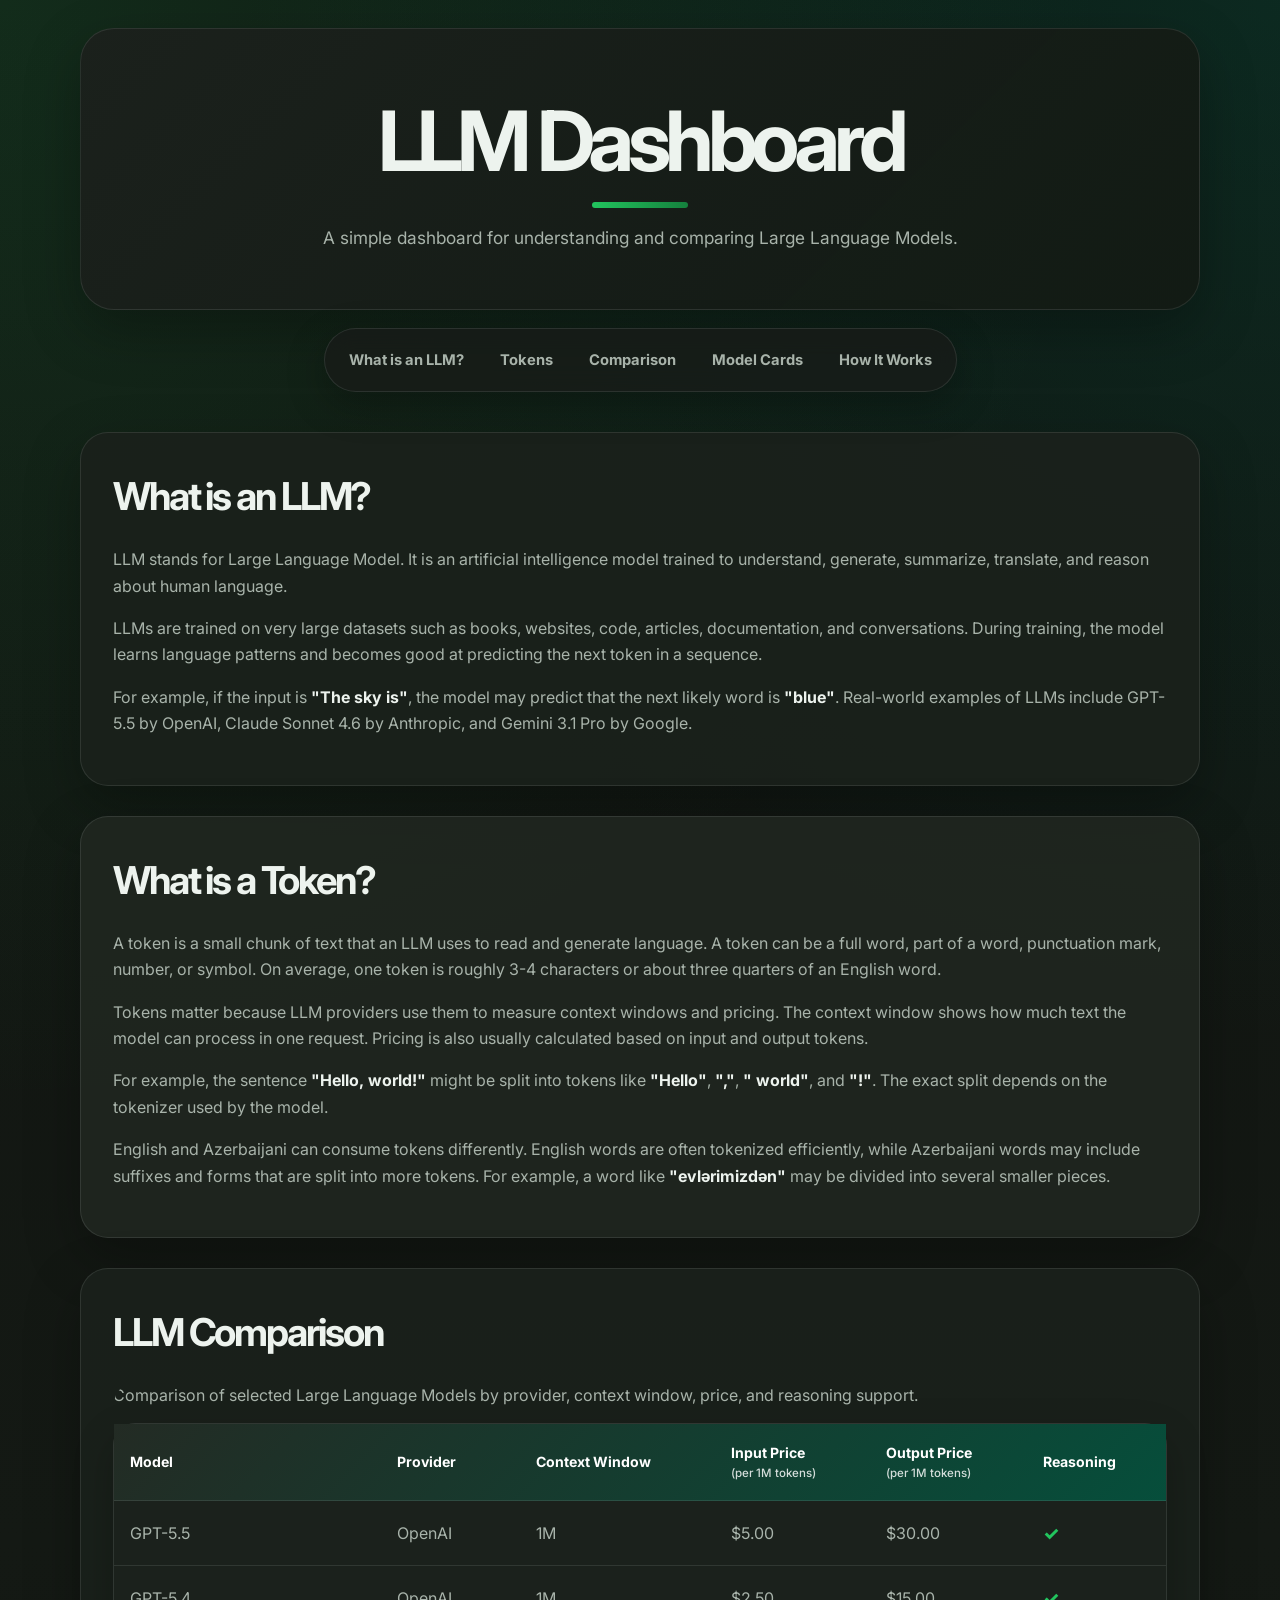
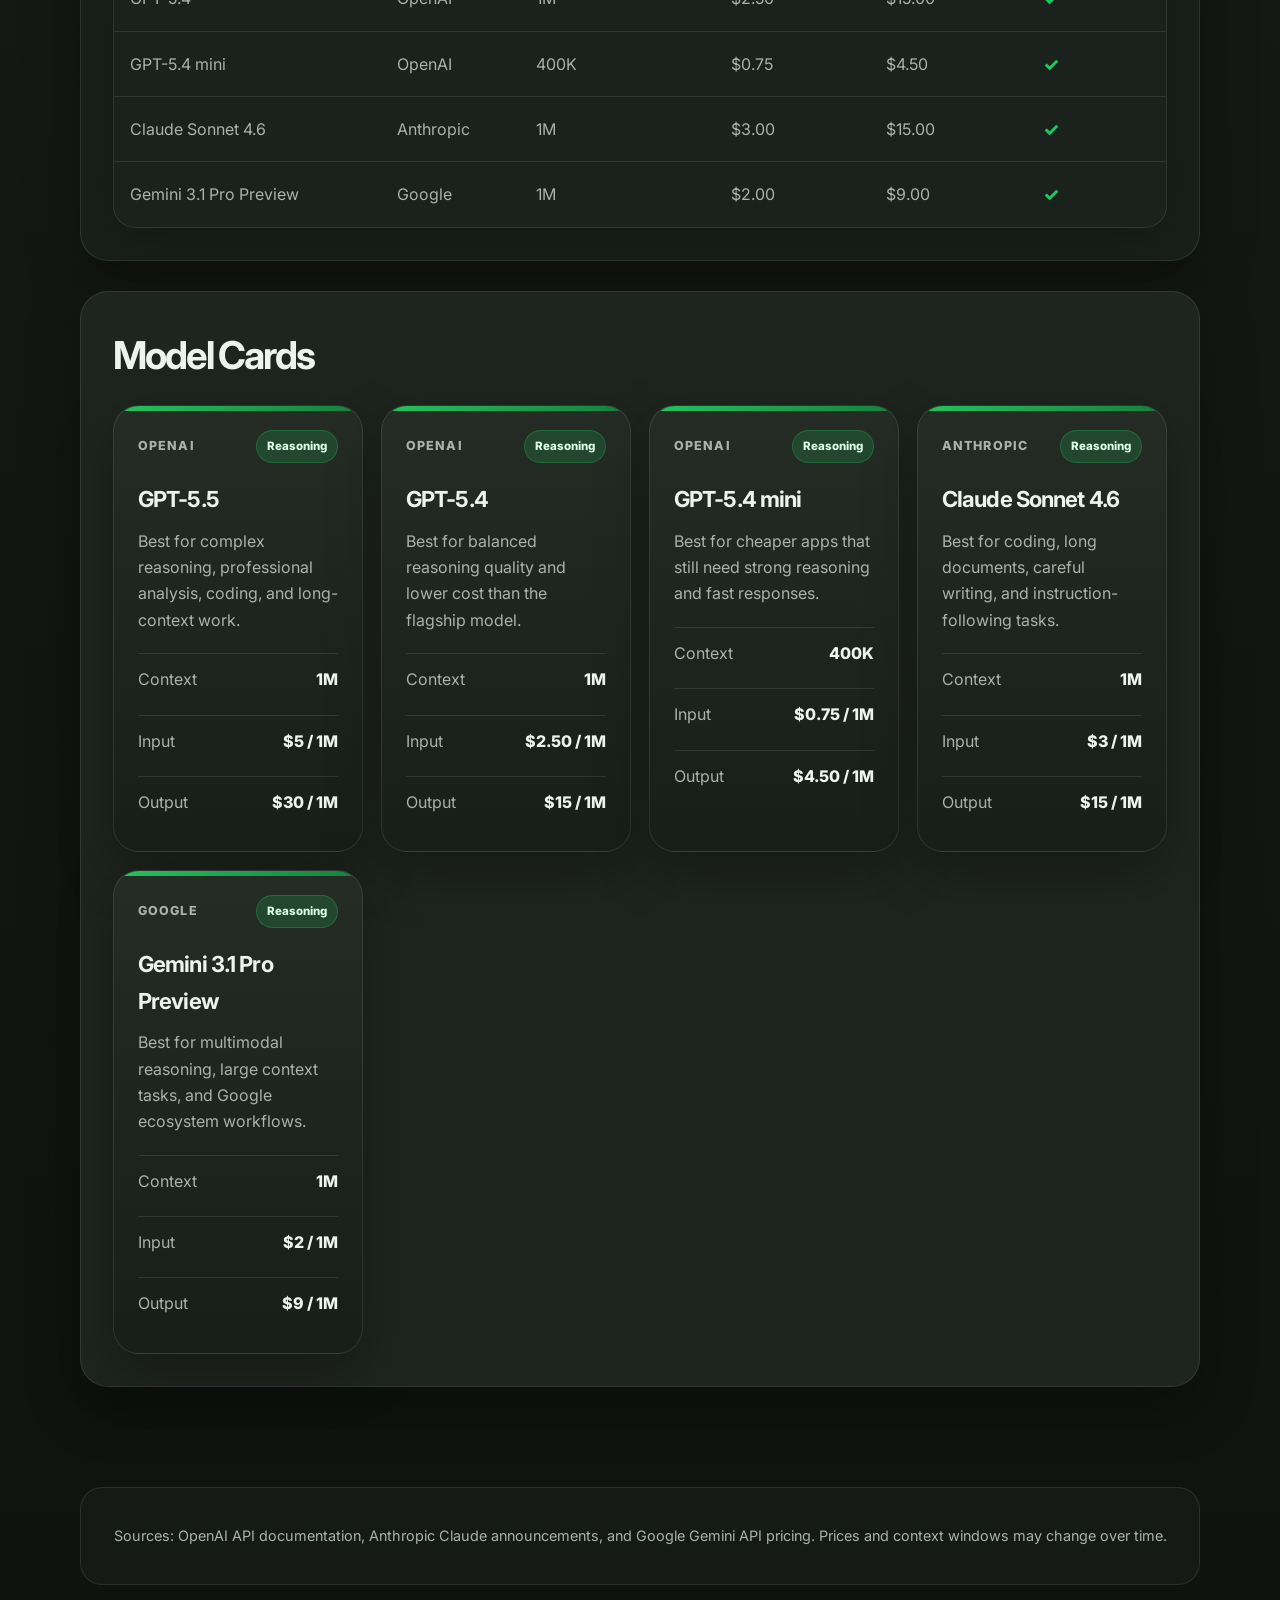
<file: index.html>
<!DOCTYPE html>
<html lang="en">
<head>
  <meta charset="UTF-8">
  <meta name="viewport" content="width=device-width, initial-scale=1.0">
  <title>LLM Dashboard</title>
  <link rel="stylesheet" href="styles.css">
</head>
<body>
  <header>
    <h1>LLM Dashboard</h1>
    <p>A simple dashboard for understanding and comparing Large Language Models.</p>
  </header>

  <nav>
    <a href="#what-is-llm">What is an LLM?</a>
    <a href="#what-is-token">Tokens</a>
    <a href="#comparison">Comparison</a>
    <a href="#model-cards">Model Cards</a>
    <a href="how-it-works.html">How It Works</a>
  </nav>

  <main>
    <section id="what-is-llm">
      <h2>What is an LLM?</h2>
      <p>
        LLM stands for Large Language Model. It is an artificial intelligence model trained to understand,
        generate, summarize, translate, and reason about human language.
      </p>
      <p>
        LLMs are trained on very large datasets such as books, websites, code, articles, documentation,
        and conversations. During training, the model learns language patterns and becomes good at predicting
        the next token in a sequence.
      </p>
      <p>
        For example, if the input is <strong>"The sky is"</strong>, the model may predict that the next likely
        word is <strong>"blue"</strong>. Real-world examples of LLMs include GPT-5.5 by OpenAI,
        Claude Sonnet 4.6 by Anthropic, and Gemini 3.1 Pro by Google.
      </p>
    </section>

    <section id="what-is-token">
      <h2>What is a Token?</h2>
      <p>
        A token is a small chunk of text that an LLM uses to read and generate language. A token can be a full
        word, part of a word, punctuation mark, number, or symbol. On average, one token is roughly 3-4 characters
        or about three quarters of an English word.
      </p>
      <p>
        Tokens matter because LLM providers use them to measure context windows and pricing. The context window
        shows how much text the model can process in one request. Pricing is also usually calculated based on
        input and output tokens.
      </p>
      <p>
        For example, the sentence <strong>"Hello, world!"</strong> might be split into tokens like
        <strong>"Hello"</strong>, <strong>","</strong>, <strong>" world"</strong>, and <strong>"!"</strong>.
        The exact split depends on the tokenizer used by the model.
      </p>
      <p>
        English and Azerbaijani can consume tokens differently. English words are often tokenized efficiently,
        while Azerbaijani words may include suffixes and forms that are split into more tokens. For example,
        a word like <strong>"evlərimizdən"</strong> may be divided into several smaller pieces.
      </p>
    </section>

    <section id="comparison">
      <h2>LLM Comparison</h2>

      <table>
        <caption>
          Comparison of selected Large Language Models by provider, context window, price, and reasoning support.
        </caption>

        <thead>
          <tr>
            <th>Model</th>
            <th>Provider</th>
            <th>Context Window</th>
            <th>Input Price <span>(per 1M tokens)</span></th>
            <th>Output Price <span>(per 1M tokens)</span></th>
            <th>Reasoning</th>
          </tr>
        </thead>

        <tbody>
          <tr>
            <td>GPT-5.5</td>
            <td>OpenAI</td>
            <td>1M</td>
            <td>$5.00</td>
            <td>$30.00</td>
            <td class="reasoning-symbol reasoning-yes-symbol">✓</td>
          </tr>
          <tr>
            <td>GPT-5.4</td>
            <td>OpenAI</td>
            <td>1M</td>
            <td>$2.50</td>
            <td>$15.00</td>
            <td class="reasoning-symbol reasoning-yes-symbol">✓</td>
          </tr>
          <tr>
            <td>GPT-5.4 mini</td>
            <td>OpenAI</td>
            <td>400K</td>
            <td>$0.75</td>
            <td>$4.50</td>
            <td class="reasoning-symbol reasoning-yes-symbol">✓</td>
          </tr>
          <tr>
            <td>Claude Sonnet 4.6</td>
            <td>Anthropic</td>
            <td>1M</td>
            <td>$3.00</td>
            <td>$15.00</td>
            <td class="reasoning-symbol reasoning-yes-symbol">✓</td>
          </tr>
          <tr>
            <td>Gemini 3.1 Pro Preview</td>
            <td>Google</td>
            <td>1M</td>
            <td>$2.00</td>
            <td>$9.00</td>
            <td class="reasoning-symbol reasoning-yes-symbol">✓</td>
          </tr>
        </tbody>
      </table>
    </section>

    <section id="model-cards">
      <h2>Model Cards</h2>

      <div class="cards-grid">
        <div class="card">
          <div class="card-header">
            <span class="card-provider">OpenAI</span>
            <span class="card-reasoning reasoning-yes">Reasoning</span>
          </div>
          <h3 class="card-name">GPT-5.5</h3>
          <p class="card-tagline">Best for complex reasoning, professional analysis, coding, and long-context work.</p>
          <ul class="card-specs">
            <li><span class="spec-label">Context</span><span class="spec-value">1M</span></li>
            <li><span class="spec-label">Input</span><span class="spec-value">$5 / 1M</span></li>
            <li><span class="spec-label">Output</span><span class="spec-value">$30 / 1M</span></li>
          </ul>
        </div>

        <div class="card">
          <div class="card-header">
            <span class="card-provider">OpenAI</span>
            <span class="card-reasoning reasoning-yes">Reasoning</span>
          </div>
          <h3 class="card-name">GPT-5.4</h3>
          <p class="card-tagline">Best for balanced reasoning quality and lower cost than the flagship model.</p>
          <ul class="card-specs">
            <li><span class="spec-label">Context</span><span class="spec-value">1M</span></li>
            <li><span class="spec-label">Input</span><span class="spec-value">$2.50 / 1M</span></li>
            <li><span class="spec-label">Output</span><span class="spec-value">$15 / 1M</span></li>
          </ul>
        </div>

        <div class="card">
          <div class="card-header">
            <span class="card-provider">OpenAI</span>
            <span class="card-reasoning reasoning-yes">Reasoning</span>
          </div>
          <h3 class="card-name">GPT-5.4 mini</h3>
          <p class="card-tagline">Best for cheaper apps that still need strong reasoning and fast responses.</p>
          <ul class="card-specs">
            <li><span class="spec-label">Context</span><span class="spec-value">400K</span></li>
            <li><span class="spec-label">Input</span><span class="spec-value">$0.75 / 1M</span></li>
            <li><span class="spec-label">Output</span><span class="spec-value">$4.50 / 1M</span></li>
          </ul>
        </div>

        <div class="card">
          <div class="card-header">
            <span class="card-provider">Anthropic</span>
            <span class="card-reasoning reasoning-yes">Reasoning</span>
          </div>
          <h3 class="card-name">Claude Sonnet 4.6</h3>
          <p class="card-tagline">Best for coding, long documents, careful writing, and instruction-following tasks.</p>
          <ul class="card-specs">
            <li><span class="spec-label">Context</span><span class="spec-value">1M</span></li>
            <li><span class="spec-label">Input</span><span class="spec-value">$3 / 1M</span></li>
            <li><span class="spec-label">Output</span><span class="spec-value">$15 / 1M</span></li>
          </ul>
        </div>

        <div class="card">
          <div class="card-header">
            <span class="card-provider">Google</span>
            <span class="card-reasoning reasoning-yes">Reasoning</span>
          </div>
          <h3 class="card-name">Gemini 3.1 Pro Preview</h3>
          <p class="card-tagline">Best for multimodal reasoning, large context tasks, and Google ecosystem workflows.</p>
          <ul class="card-specs">
            <li><span class="spec-label">Context</span><span class="spec-value">1M</span></li>
            <li><span class="spec-label">Input</span><span class="spec-value">$2 / 1M</span></li>
            <li><span class="spec-label">Output</span><span class="spec-value">$9 / 1M</span></li>
          </ul>
        </div>
      </div>
    </section>
  </main>

  <footer>
    <p>
      Sources: OpenAI API documentation, Anthropic Claude announcements, and Google Gemini API pricing.
      Prices and context windows may change over time.
    </p>
  </footer>
</body>
</html>
</file>
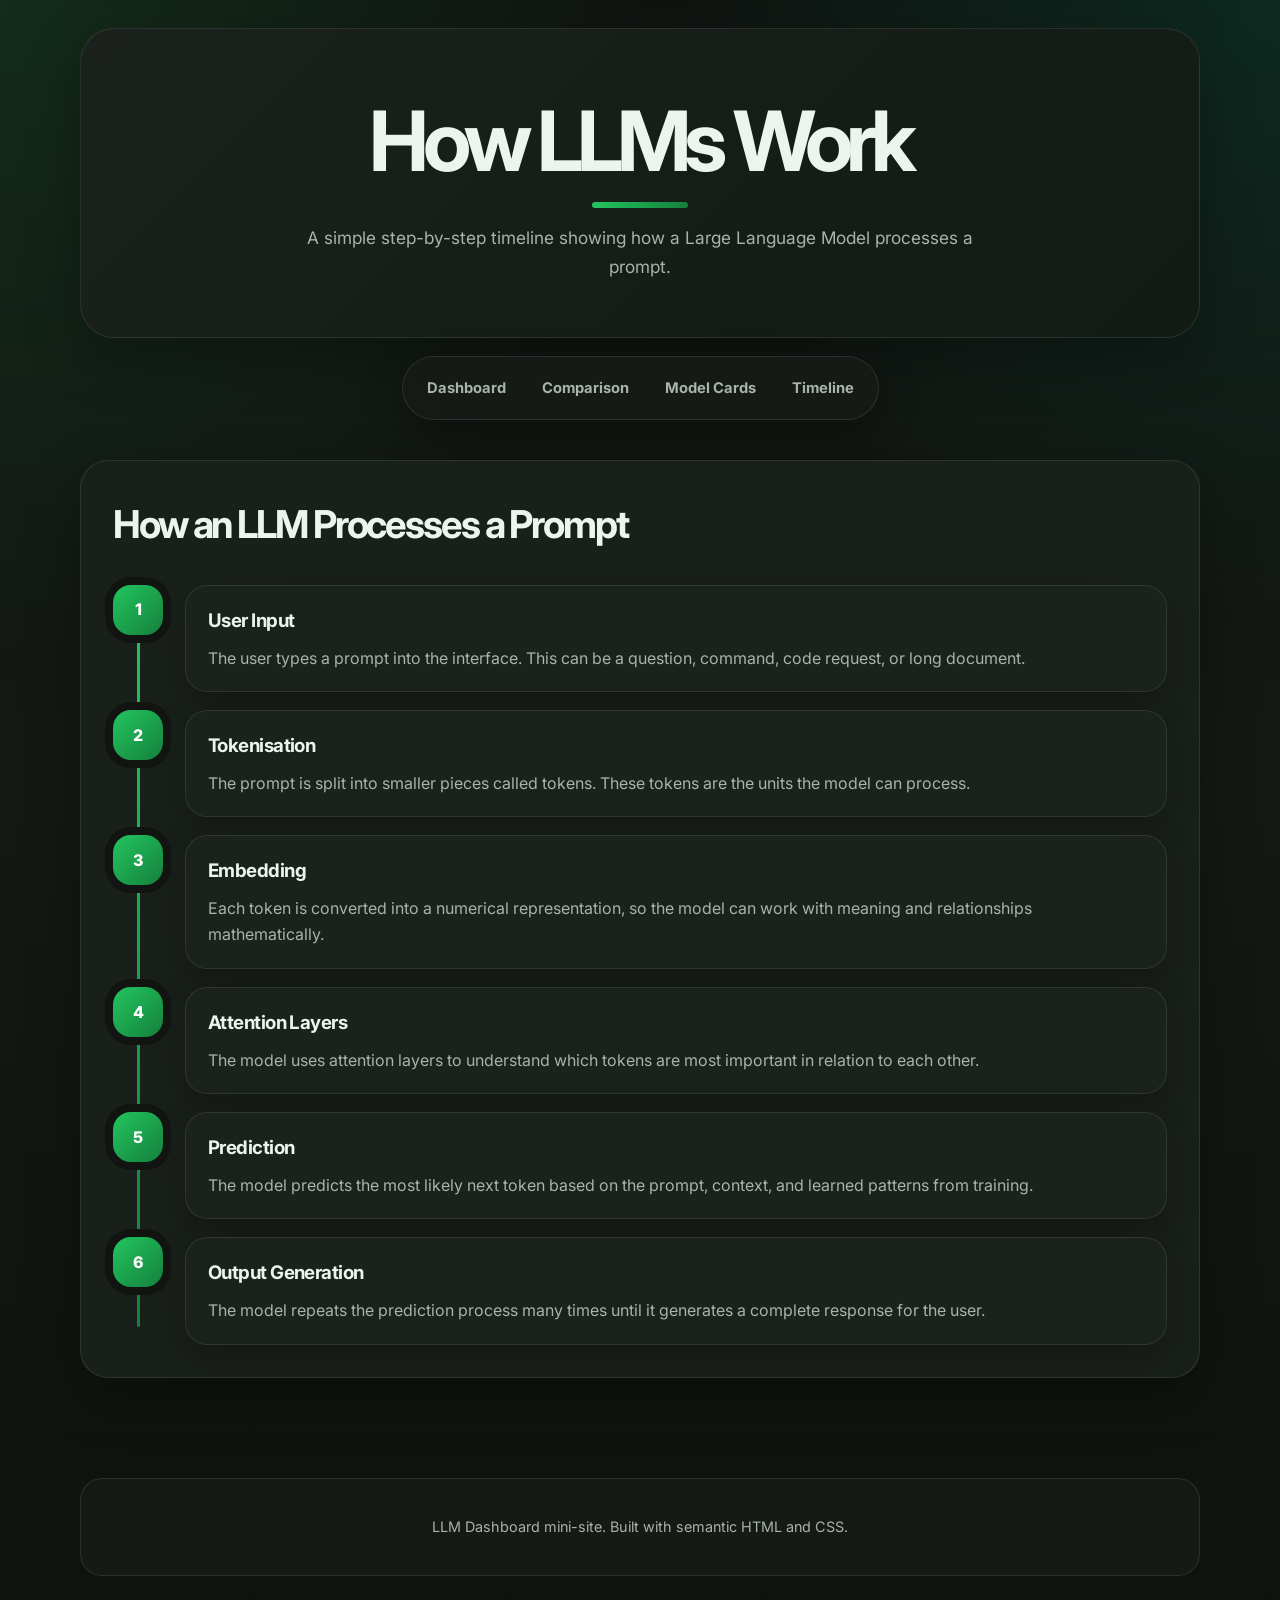
<file: how-it-works.html>
<!DOCTYPE html>
<html lang="en">
<head>
  <meta charset="UTF-8">
  <meta name="viewport" content="width=device-width, initial-scale=1.0">
  <title>How LLMs Work</title>
  <link rel="stylesheet" href="styles.css">
</head>
<body>
  <header>
    <h1>How LLMs Work</h1>
    <p>A simple step-by-step timeline showing how a Large Language Model processes a prompt.</p>
  </header>

  <nav>
    <a href="index.html">Dashboard</a>
    <a href="index.html#comparison">Comparison</a>
    <a href="index.html#model-cards">Model Cards</a>
    <a href="#timeline">Timeline</a>
  </nav>

  <main>
    <section id="timeline">
      <h2>How an LLM Processes a Prompt</h2>

      <ol class="timeline">
        <li class="timeline-step">
          <div class="step-marker">1</div>
          <div class="step-content">
            <h3>User Input</h3>
            <p>The user types a prompt into the interface. This can be a question, command, code request, or long document.</p>
          </div>
        </li>

        <li class="timeline-step">
          <div class="step-marker">2</div>
          <div class="step-content">
            <h3>Tokenisation</h3>
            <p>The prompt is split into smaller pieces called tokens. These tokens are the units the model can process.</p>
          </div>
        </li>

        <li class="timeline-step">
          <div class="step-marker">3</div>
          <div class="step-content">
            <h3>Embedding</h3>
            <p>Each token is converted into a numerical representation, so the model can work with meaning and relationships mathematically.</p>
          </div>
        </li>

        <li class="timeline-step">
          <div class="step-marker">4</div>
          <div class="step-content">
            <h3>Attention Layers</h3>
            <p>The model uses attention layers to understand which tokens are most important in relation to each other.</p>
          </div>
        </li>

        <li class="timeline-step">
          <div class="step-marker">5</div>
          <div class="step-content">
            <h3>Prediction</h3>
            <p>The model predicts the most likely next token based on the prompt, context, and learned patterns from training.</p>
          </div>
        </li>

        <li class="timeline-step">
          <div class="step-marker">6</div>
          <div class="step-content">
            <h3>Output Generation</h3>
            <p>The model repeats the prediction process many times until it generates a complete response for the user.</p>
          </div>
        </li>
      </ol>
    </section>
  </main>

  <footer>
    <p>LLM Dashboard mini-site. Built with semantic HTML and CSS.</p>
  </footer>
</body>
</html>
</file>
<file: styles.css>
@import url("https://fonts.googleapis.com/css2?family=Inter:wght@400;500;600;700;800&display=swap");

:root {
  --bg-main: #111411;
  --bg-soft: #171c18;
  --bg-muted: #202720;

  --surface: #1b211c;
  --surface-light: #252d26;
  --surface-hover: #2d362e;

  --text-main: #edf3ee;
  --text-muted: #a8b3aa;

  --border-soft: rgba(237, 243, 238, 0.1);

  --green: #22c55e;
  --green-dark: #15803d;
  --green-deep: #064e3b;
  --green-soft: rgba(34, 197, 94, 0.14);

  --red: #ef4444;

  --shadow-soft: 0 20px 55px rgba(0, 0, 0, 0.28);
  --shadow-green: 0 20px 60px rgba(34, 197, 94, 0.1);
}

* {
  box-sizing: border-box;
}

html {
  scroll-behavior: smooth;
}

body {
  margin: 0;
  min-height: 100vh;
  font-family: "Inter", Arial, sans-serif;
  color: var(--text-main);
  line-height: 1.65;
  background:
    radial-gradient(circle at top left, rgba(34, 197, 94, 0.14), transparent 32%),
    radial-gradient(circle at top right, rgba(6, 78, 59, 0.38), transparent 30%),
    linear-gradient(180deg, #101310 0%, #141914 48%, #0f120f 100%);
}

header {
  width: min(1120px, calc(100% - 32px));
  margin: 28px auto 0;
  padding: 72px 32px 56px;
  text-align: center;
  border: 1px solid var(--border-soft);
  border-radius: 34px;
  background:
    linear-gradient(135deg, rgba(27, 33, 28, 0.96), rgba(18, 26, 20, 0.94)),
    var(--bg-soft);
  box-shadow: var(--shadow-soft);
}

header h1 {
  margin: 0 0 16px;
  font-size: clamp(2.4rem, 7vw, 5.2rem);
  line-height: 0.95;
  letter-spacing: -0.075em;
  color: var(--text-main);
}

header h1::after {
  content: "";
  display: block;
  width: 96px;
  height: 6px;
  margin: 22px auto 0;
  border-radius: 999px;
  background: linear-gradient(90deg, var(--green), var(--green-dark));
}

header p {
  max-width: 680px;
  margin: 0 auto;
  color: var(--text-muted);
  font-size: 1.08rem;
}

nav {
  position: sticky;
  top: 14px;
  z-index: 10;
  width: fit-content;
  max-width: calc(100% - 32px);
  margin: 18px auto 0;
  display: flex;
  justify-content: center;
  flex-wrap: wrap;
  gap: 8px;
  padding: 10px;
  border: 1px solid var(--border-soft);
  border-radius: 999px;
  background-color: rgba(23, 28, 24, 0.88);
  box-shadow: 0 12px 38px rgba(0, 0, 0, 0.28);
  backdrop-filter: blur(14px);
}

nav a {
  color: var(--text-muted);
  text-decoration: none;
  font-size: 0.92rem;
  font-weight: 700;
  padding: 9px 14px;
  border-radius: 999px;
  transition: all 0.2s ease;
}

nav a:hover {
  color: #ffffff;
  background-color: var(--green-dark);
  transform: translateY(-1px);
}

main {
  width: min(1120px, calc(100% - 32px));
  margin: 0 auto;
  padding: 40px 0 70px;
}

section {
  margin-bottom: 30px;
  padding: 32px;
  border: 1px solid var(--border-soft);
  border-radius: 28px;
  background-color: rgba(27, 33, 28, 0.92);
  box-shadow: var(--shadow-soft);
}

section:nth-child(even) {
  background-color: rgba(32, 39, 32, 0.92);
}

section h2 {
  margin: 0 0 18px;
  font-size: clamp(1.7rem, 3vw, 2.4rem);
  letter-spacing: -0.055em;
  color: var(--text-main);
}

section p {
  color: var(--text-muted);
}

strong {
  color: var(--text-main);
}

table {
  width: 100%;
  border-spacing: 0;
  border-collapse: separate;
  overflow: hidden;
  border: 1px solid var(--border-soft);
  border-radius: 22px;
  background-color: var(--surface);
  box-shadow: 0 16px 40px rgba(0, 0, 0, 0.22);
}

caption {
  caption-side: top;
  margin-bottom: 14px;
  color: var(--text-muted);
  text-align: left;
}

thead {
  background: linear-gradient(135deg, #232b24, var(--green-deep));
}

th,
td {
  padding: 17px 16px;
  text-align: left;
  border-bottom: 1px solid var(--border-soft);
}

th {
  color: #ffffff;
  font-size: 0.88rem;
}

th span {
  display: block;
  font-size: 0.72rem;
  font-weight: 500;
  opacity: 0.82;
}

td {
  color: var(--text-muted);
}

tbody tr {
  transition: background-color 0.2s ease;
}

tbody tr:hover {
  background-color: var(--green-soft);
}

tbody tr:last-child td {
  border-bottom: none;
}

.reasoning-symbol {
  font-weight: 800;
  font-size: 1.15rem;
}

.reasoning-yes-symbol {
  color: var(--green);
}

.reasoning-no-symbol {
  color: var(--red);
}

.cards-grid {
  display: grid;
  grid-template-columns: repeat(auto-fit, minmax(230px, 1fr));
  gap: 18px;
}

.card {
  position: relative;
  overflow: hidden;
  padding: 24px;
  border: 1px solid var(--border-soft);
  border-radius: 26px;
  background:
    linear-gradient(180deg, rgba(37, 45, 38, 0.98), rgba(24, 30, 25, 0.98));
  box-shadow: var(--shadow-soft);
  transition: transform 0.25s ease, box-shadow 0.25s ease, border-color 0.25s ease;
}

.card::before {
  content: "";
  position: absolute;
  inset: 0 0 auto;
  height: 5px;
  background: linear-gradient(90deg, var(--green), var(--green-dark));
}

.card:hover {
  transform: translateY(-7px);
  border-color: rgba(34, 197, 94, 0.36);
  box-shadow: var(--shadow-green);
}

.card-header {
  display: flex;
  align-items: center;
  justify-content: space-between;
  gap: 12px;
  margin-bottom: 18px;
}

.card-provider {
  color: var(--text-muted);
  font-size: 0.78rem;
  font-weight: 800;
  text-transform: uppercase;
  letter-spacing: 0.09em;
}

.card-reasoning {
  padding: 6px 10px;
  border-radius: 999px;
  font-size: 0.72rem;
  font-weight: 800;
}

.reasoning-yes {
  color: #dcfce7;
  background-color: rgba(34, 197, 94, 0.18);
  border: 1px solid rgba(34, 197, 94, 0.28);
}

.reasoning-no {
  color: #fee2e2;
  background-color: rgba(239, 68, 68, 0.16);
  border: 1px solid rgba(239, 68, 68, 0.28);
}

.card-name {
  margin: 0 0 10px;
  font-size: 1.38rem;
  letter-spacing: -0.04em;
  color: var(--text-main);
}

.card-tagline {
  min-height: 78px;
  margin: 0 0 20px;
  color: var(--text-muted);
}

.card-specs {
  display: grid;
  gap: 10px;
  padding: 0;
  margin: 0;
  list-style: none;
}

.card-specs li {
  display: flex;
  align-items: center;
  justify-content: space-between;
  gap: 12px;
  padding: 12px 0;
  border-top: 1px solid var(--border-soft);
}

.spec-label {
  color: var(--text-muted);
}

.spec-value {
  color: var(--text-main);
  font-weight: 800;
}

.timeline {
  position: relative;
  display: grid;
  gap: 18px;
  padding: 0;
  margin: 28px 0 0;
  list-style: none;
}

.timeline::before {
  content: "";
  position: absolute;
  left: 24px;
  top: 18px;
  bottom: 18px;
  width: 3px;
  border-radius: 999px;
  background: linear-gradient(180deg, var(--green), var(--green-dark));
}

.timeline-step {
  position: relative;
  display: flex;
  gap: 22px;
  opacity: 0;
  animation: fadeInUp 0.7s ease forwards;
}

.timeline-step:nth-child(1) {
  animation-delay: 0.1s;
}

.timeline-step:nth-child(2) {
  animation-delay: 0.2s;
}

.timeline-step:nth-child(3) {
  animation-delay: 0.3s;
}

.timeline-step:nth-child(4) {
  animation-delay: 0.4s;
}

.timeline-step:nth-child(5) {
  animation-delay: 0.5s;
}

.timeline-step:nth-child(6) {
  animation-delay: 0.6s;
}

.step-marker {
  position: relative;
  z-index: 2;
  flex: 0 0 50px;
  width: 50px;
  height: 50px;
  display: grid;
  place-items: center;
  border-radius: 18px;
  background: linear-gradient(135deg, var(--green), var(--green-dark));
  color: white;
  font-weight: 800;
  box-shadow: 0 0 0 8px var(--bg-main);
}

.step-content {
  width: 100%;
  padding: 20px 22px;
  border: 1px solid var(--border-soft);
  border-radius: 22px;
  background-color: var(--surface);
  box-shadow: 0 12px 34px rgba(0, 0, 0, 0.22);
}

.step-content h3 {
  margin: 0 0 8px;
  letter-spacing: -0.03em;
  color: var(--text-main);
}

.step-content p {
  margin: 0;
}

footer {
  width: min(1120px, calc(100% - 32px));
  margin: 0 auto 28px;
  padding: 22px;
  border: 1px solid var(--border-soft);
  border-radius: 22px;
  background-color: rgba(23, 28, 24, 0.9);
  color: var(--text-muted);
  text-align: center;
  font-size: 0.9rem;
}

@keyframes fadeInUp {
  from {
    opacity: 0;
    transform: translateY(18px);
  }

  to {
    opacity: 1;
    transform: translateY(0);
  }
}

@media (max-width: 720px) {
  header {
    padding: 54px 22px 42px;
    border-radius: 28px;
  }

  nav {
    border-radius: 24px;
  }

  section {
    padding: 22px;
  }

  table {
    display: block;
    overflow-x: auto;
    white-space: nowrap;
  }

  .card-tagline {
    min-height: auto;
  }

  .timeline::before {
    left: 20px;
  }

  .timeline-step {
    gap: 16px;
  }

  .step-marker {
    flex-basis: 42px;
    width: 42px;
    height: 42px;
    border-radius: 14px;
  }

  .step-content {
    padding: 18px;
  }
}
</file>
